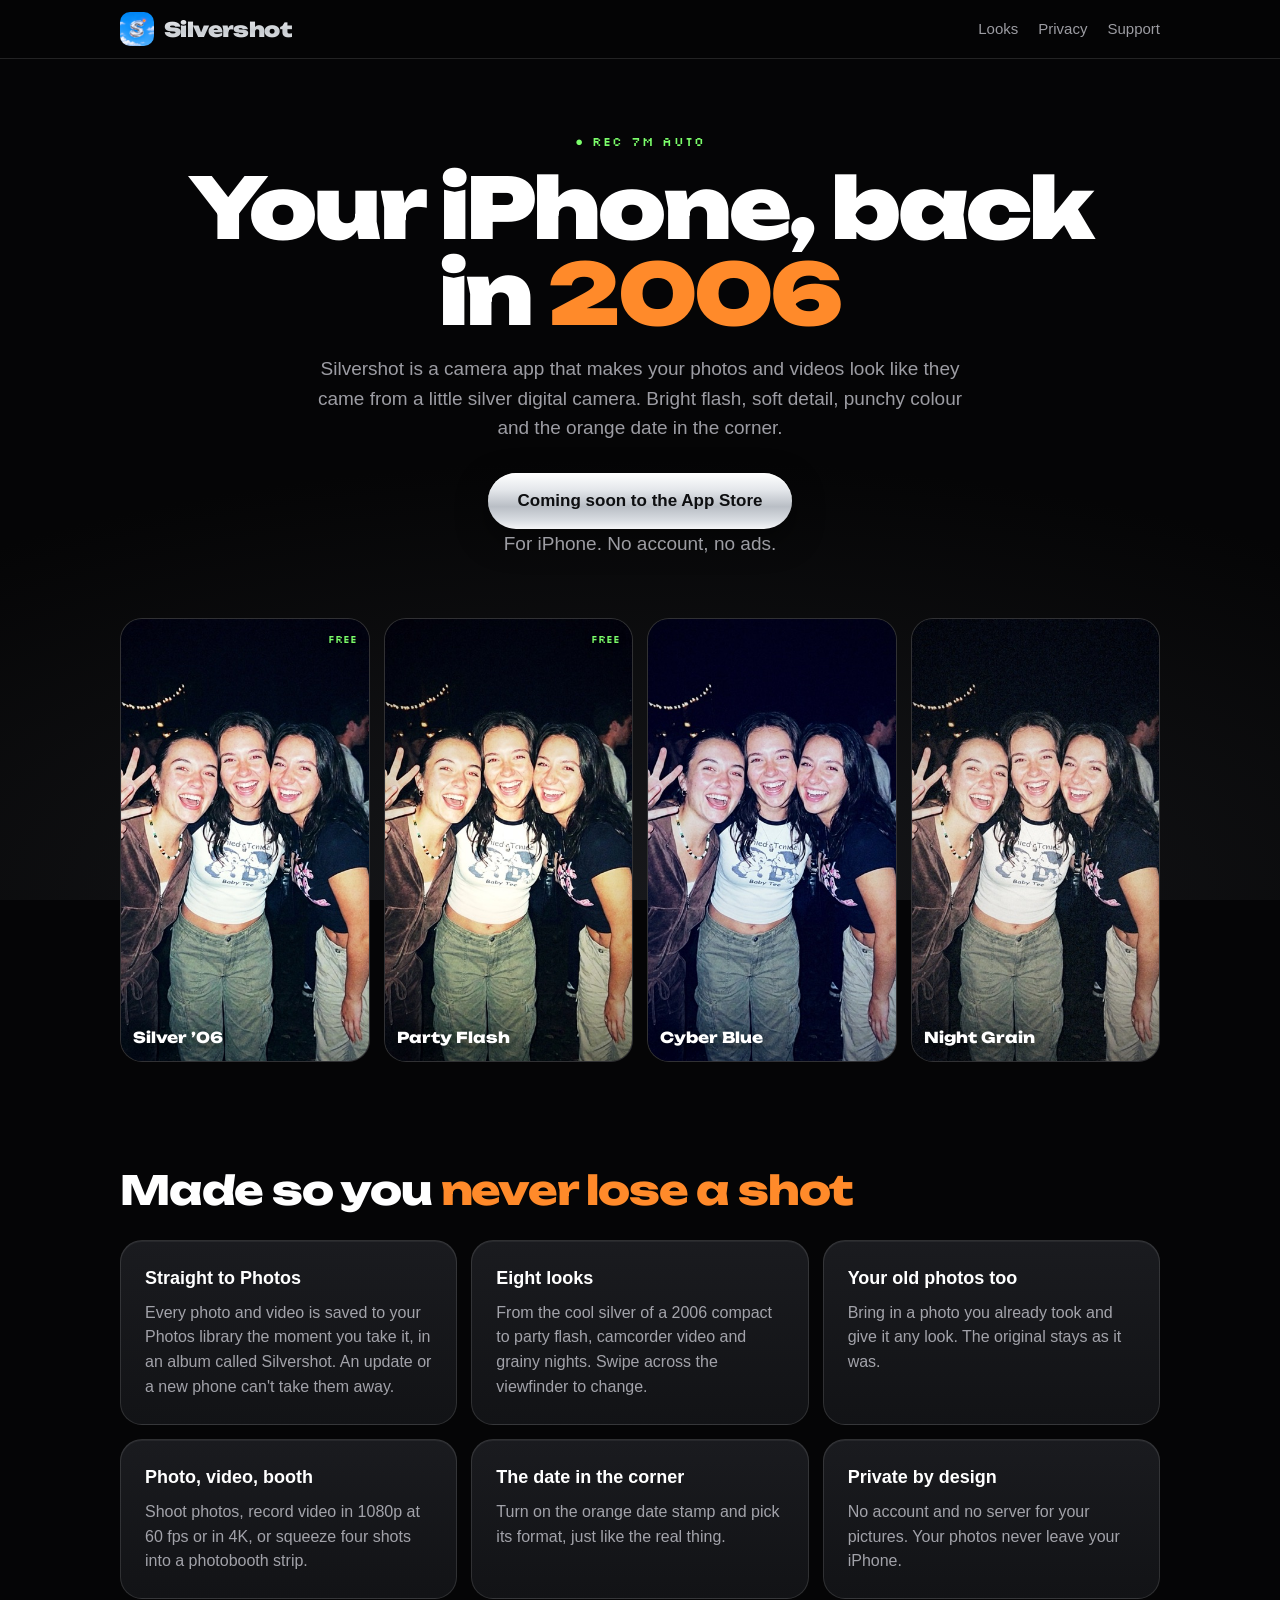
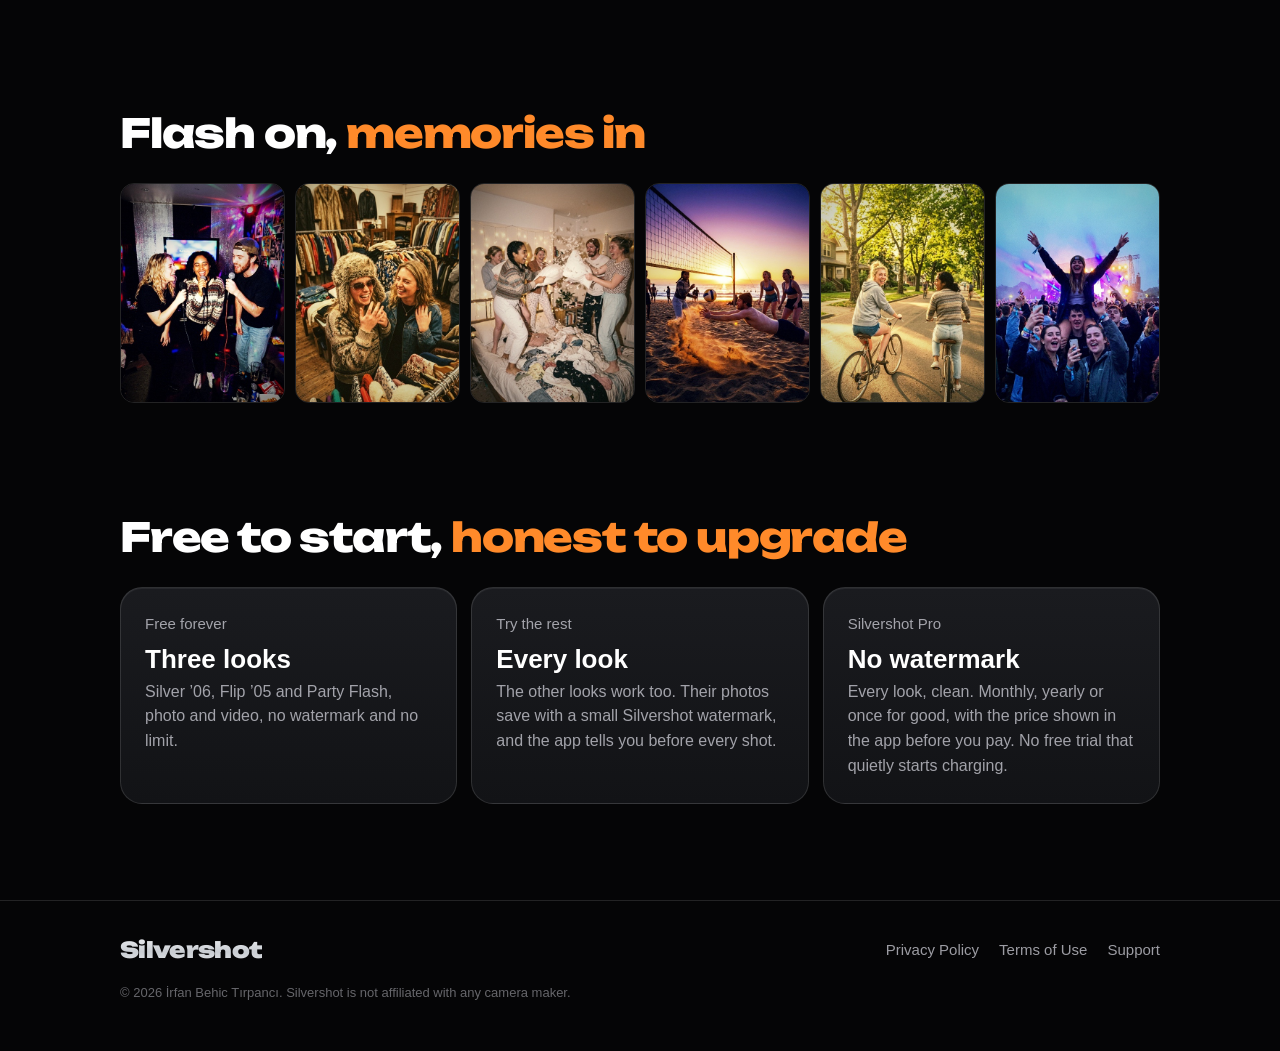
<file: index.html>
<!doctype html>
<html lang="en">
<head>
<meta charset="utf-8">
<meta name="viewport" content="width=device-width, initial-scale=1">
<title>Silvershot: digital camera with Y2K looks</title>
<meta name="description" content="A camera app for iPhone that makes your photos and videos look like a 2006 digital camera. Every shot goes straight to Photos.">
<meta name="theme-color" content="#050506">
<link rel="canonical" href="https://irfanbehic.github.io/silvershot/">
<link rel="icon" href="assets/icon-180.png" type="image/png">
<link rel="apple-touch-icon" href="assets/icon-180.png">
<meta property="og:title" content="Silvershot: digital camera with Y2K looks">
<meta property="og:description" content="A camera app for iPhone that makes your photos and videos look like a 2006 digital camera. Every shot goes straight to Photos.">
<meta property="og:image" content="https://irfanbehic.github.io/silvershot/assets/look-partyflash.jpg">
<link rel="preconnect" href="https://fonts.googleapis.com">
<link rel="preconnect" href="https://fonts.gstatic.com" crossorigin>
<link href="https://fonts.googleapis.com/css2?family=Silkscreen&family=Unbounded:wght@800;900&display=swap" rel="stylesheet">
<link rel="stylesheet" href="assets/style.css">
</head>
<body>
<header class="nav">
  <div class="nav__bar">
    <a class="brand" href="./"><img src="assets/icon-180.png" width="34" height="34" alt=""><span class="wordmark">Silvershot</span></a>
    <nav class="nav__links" aria-label="Main">
      <a class="hide-sm" href="#looks">Looks</a>
      <a href="privacy/">Privacy</a>
      <a href="support/">Support</a>
    </nav>
  </div>
</header>
<main>
  <div class="wrap hero">
    <div class="osd">● REC 7M AUTO</div>
    <h1>Your iPhone, back in <em>2006</em></h1>
    <p>Silvershot is a camera app that makes your photos and videos look like they came from a little silver digital camera. Bright flash, soft detail, punchy colour and the orange date in the corner.</p>
    <span class="button button--soon" aria-disabled="true">Coming soon to the App Store</span>
    <p class="note">For iPhone. No account, no ads.</p>
    <div class="looks" id="looks">
      <figure class="look" style="margin:0"><img src="assets/look-silver06.jpg" alt="A photo taken with the Silver ’06 look" loading="lazy"><small>FREE</small><span>Silver ’06</span></figure>
      <figure class="look" style="margin:0"><img src="assets/look-partyflash.jpg" alt="Three friends at night lit by the Party Flash look" loading="lazy"><small>FREE</small><span>Party Flash</span></figure>
      <figure class="look" style="margin:0"><img src="assets/look-cyberblue.jpg" alt="A photo taken with the Cyber Blue look" loading="lazy"><span>Cyber Blue</span></figure>
      <figure class="look" style="margin:0"><img src="assets/look-nightgrain.jpg" alt="A night photo taken with the Night Grain look" loading="lazy"><span>Night Grain</span></figure>
    </div>
  </div>

  <section>
    <div class="wrap">
      <h2 class="section-title">Made so you <em>never lose a shot</em></h2>
      <div class="features">
        <div class="card"><h3>Straight to Photos</h3><p>Every photo and video is saved to your Photos library the moment you take it, in an album called Silvershot. An update or a new phone can't take them away.</p></div>
        <div class="card"><h3>Eight looks</h3><p>From the cool silver of a 2006 compact to party flash, camcorder video and grainy nights. Swipe across the viewfinder to change.</p></div>
        <div class="card"><h3>Your old photos too</h3><p>Bring in a photo you already took and give it any look. The original stays as it was.</p></div>
        <div class="card"><h3>Photo, video, booth</h3><p>Shoot photos, record video in 1080p at 60 fps or in 4K, or squeeze four shots into a photobooth strip.</p></div>
        <div class="card"><h3>The date in the corner</h3><p>Turn on the orange date stamp and pick its format, just like the real thing.</p></div>
        <div class="card"><h3>Private by design</h3><p>No account and no server for your pictures. Your photos never leave your iPhone.</p></div>
      </div>
    </div>
  </section>

  <section>
    <div class="wrap">
      <h2 class="section-title">Flash on, <em>memories in</em></h2>
      <div class="grid">
        <img src="assets/shot-01.jpg" alt="" loading="lazy"><img src="assets/shot-03.jpg" alt="" loading="lazy"><img src="assets/shot-05.jpg" alt="" loading="lazy">
        <img src="assets/shot-07.jpg" alt="" loading="lazy"><img src="assets/shot-09.jpg" alt="" loading="lazy"><img src="assets/shot-11.jpg" alt="" loading="lazy">
      </div>
    </div>
  </section>

  <section>
    <div class="wrap">
      <h2 class="section-title">Free to start, <em>honest to upgrade</em></h2>
      <div class="plans">
        <div class="card"><strong>Free forever</strong><b>Three looks</b><p>Silver ’06, Flip ’05 and Party Flash, photo and video, no watermark and no limit.</p></div>
        <div class="card"><strong>Try the rest</strong><b>Every look</b><p>The other looks work too. Their photos save with a small Silvershot watermark, and the app tells you before every shot.</p></div>
        <div class="card"><strong>Silvershot Pro</strong><b>No watermark</b><p>Every look, clean. Monthly, yearly or once for good, with the price shown in the app before you pay. No free trial that quietly starts charging.</p></div>
      </div>
    </div>
  </section>
</main>
<footer>
  <div class="wrap">
    <div class="footer__bar">
      <a class="wordmark" style="font-size:22px" href="./">Silvershot</a>
      <nav class="footer__links" aria-label="Legal">
        <a href="privacy/">Privacy Policy</a>
        <a href="terms/">Terms of Use</a>
        <a href="support/">Support</a>
      </nav>
    </div>
    <div class="footer__note">© 2026 İrfan Behic Tırpancı. Silvershot is not affiliated with any camera maker.</div>
  </div>
</footer>
</body>
</html>
</file>
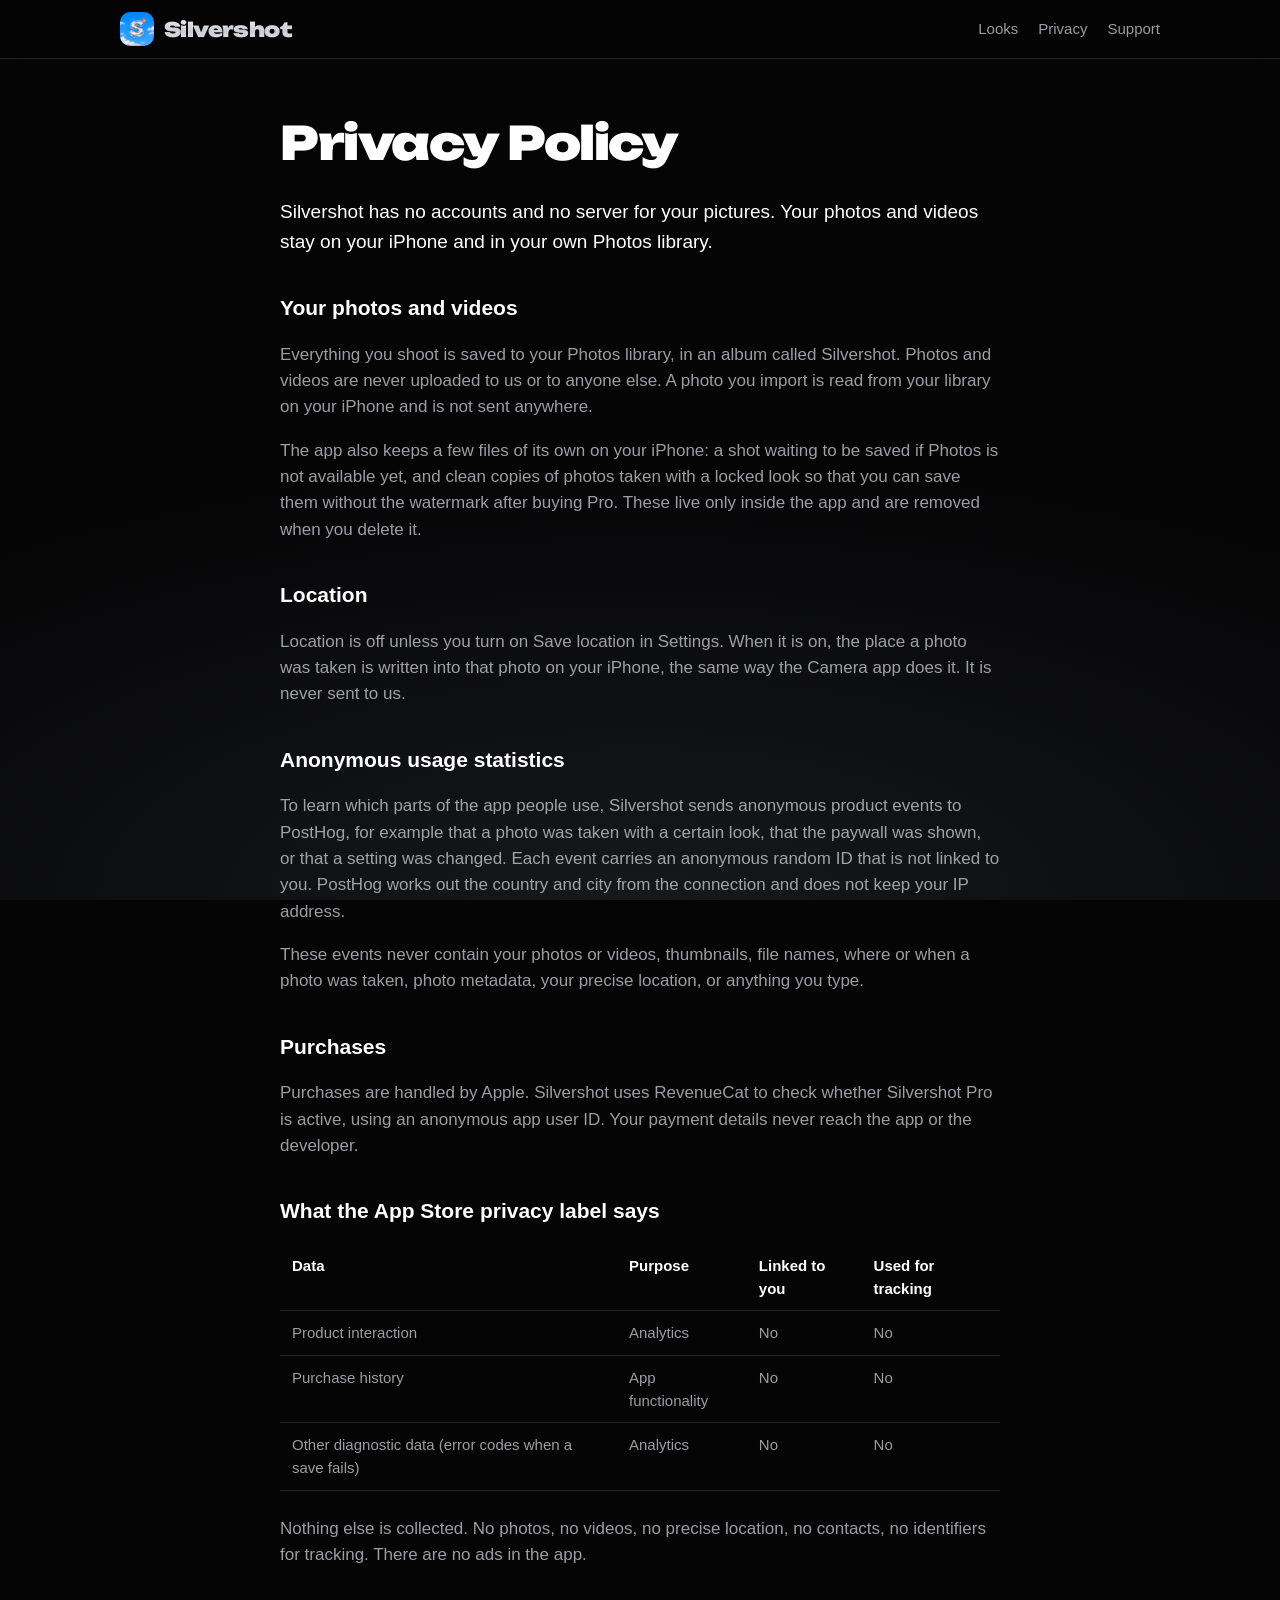
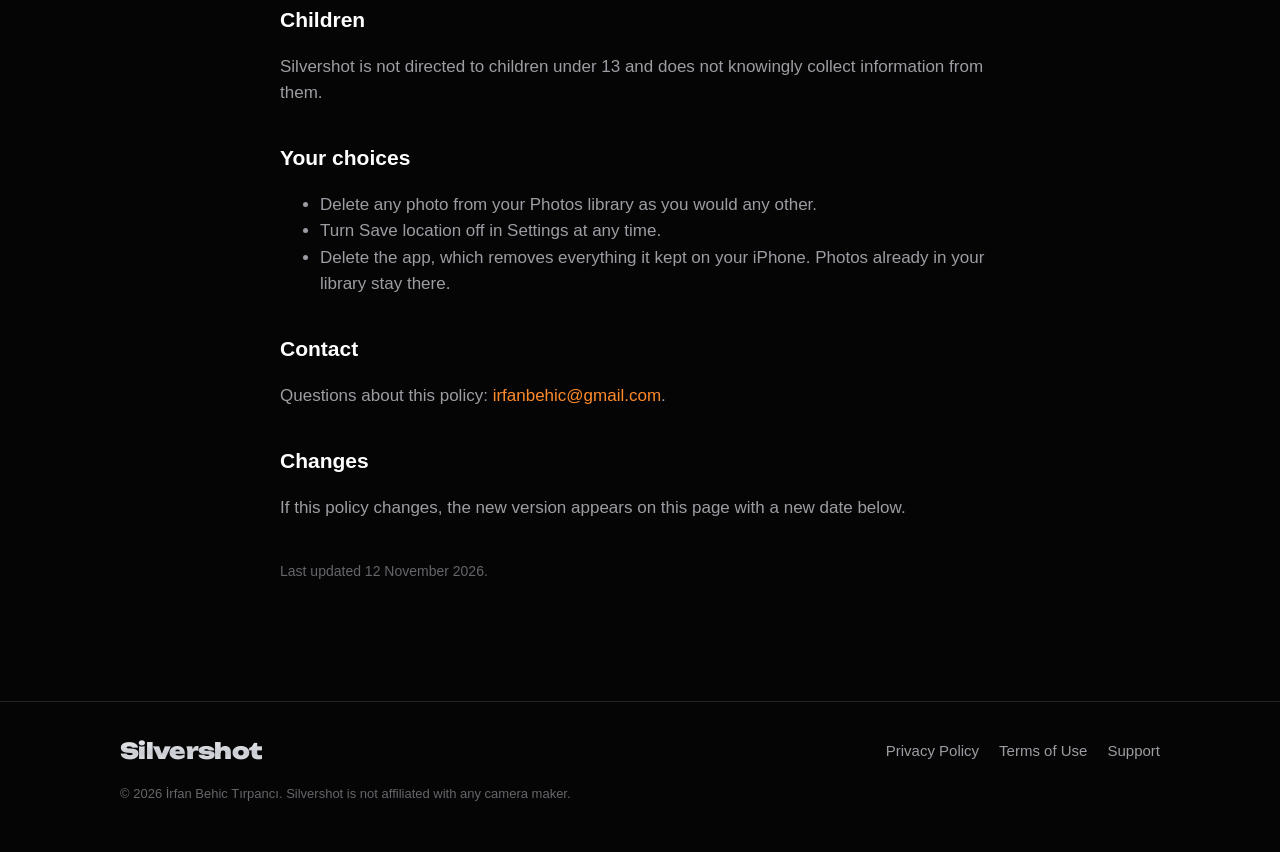
<file: privacy/index.html>
<!doctype html>
<html lang="en">
<head>
<meta charset="utf-8">
<meta name="viewport" content="width=device-width, initial-scale=1">
<title>Privacy Policy | Silvershot</title>
<meta name="description" content="How Silvershot handles your photos and data: your pictures never leave your iPhone.">
<meta name="theme-color" content="#050506">
<link rel="canonical" href="https://irfanbehic.github.io/silvershot/privacy/">
<link rel="icon" href="../assets/icon-180.png" type="image/png">
<link rel="apple-touch-icon" href="../assets/icon-180.png">
<meta property="og:title" content="Privacy Policy | Silvershot">
<meta property="og:description" content="How Silvershot handles your photos and data: your pictures never leave your iPhone.">
<meta property="og:image" content="https://irfanbehic.github.io/silvershot/assets/look-partyflash.jpg">
<link rel="preconnect" href="https://fonts.googleapis.com">
<link rel="preconnect" href="https://fonts.gstatic.com" crossorigin>
<link href="https://fonts.googleapis.com/css2?family=Silkscreen&family=Unbounded:wght@800;900&display=swap" rel="stylesheet">
<link rel="stylesheet" href="../assets/style.css">
</head>
<body>
<header class="nav">
  <div class="nav__bar">
    <a class="brand" href="../"><img src="../assets/icon-180.png" width="34" height="34" alt=""><span class="wordmark">Silvershot</span></a>
    <nav class="nav__links" aria-label="Main">
      <a class="hide-sm" href="../#looks">Looks</a>
      <a href="../privacy/">Privacy</a>
      <a href="../support/">Support</a>
    </nav>
  </div>
</header>
<main class="doc">
  <h1>Privacy Policy</h1>
  <p class="lead">Silvershot has no accounts and no server for your pictures. Your photos and videos stay on your iPhone and in your own Photos library.</p>

  <h2>Your photos and videos</h2>
  <p>Everything you shoot is saved to your Photos library, in an album called Silvershot. Photos and videos are never uploaded to us or to anyone else. A photo you import is read from your library on your iPhone and is not sent anywhere.</p>
  <p>The app also keeps a few files of its own on your iPhone: a shot waiting to be saved if Photos is not available yet, and clean copies of photos taken with a locked look so that you can save them without the watermark after buying Pro. These live only inside the app and are removed when you delete it.</p>

  <h2>Location</h2>
  <p>Location is off unless you turn on Save location in Settings. When it is on, the place a photo was taken is written into that photo on your iPhone, the same way the Camera app does it. It is never sent to us.</p>

  <h2>Anonymous usage statistics</h2>
  <p>To learn which parts of the app people use, Silvershot sends anonymous product events to PostHog, for example that a photo was taken with a certain look, that the paywall was shown, or that a setting was changed. Each event carries an anonymous random ID that is not linked to you. PostHog works out the country and city from the connection and does not keep your IP address.</p>
  <p>These events never contain your photos or videos, thumbnails, file names, where or when a photo was taken, photo metadata, your precise location, or anything you type.</p>

  <h2>Purchases</h2>
  <p>Purchases are handled by Apple. Silvershot uses RevenueCat to check whether Silvershot Pro is active, using an anonymous app user ID. Your payment details never reach the app or the developer.</p>

  <h2>What the App Store privacy label says</h2>
  <div class="table-wrap"><table>
    <tr><th>Data</th><th>Purpose</th><th>Linked to you</th><th>Used for tracking</th></tr>
    <tr><td>Product interaction</td><td>Analytics</td><td>No</td><td>No</td></tr>
    <tr><td>Purchase history</td><td>App functionality</td><td>No</td><td>No</td></tr>
    <tr><td>Other diagnostic data (error codes when a save fails)</td><td>Analytics</td><td>No</td><td>No</td></tr>
  </table></div>
  <p>Nothing else is collected. No photos, no videos, no precise location, no contacts, no identifiers for tracking. There are no ads in the app.</p>

  <h2>Children</h2>
  <p>Silvershot is not directed to children under 13 and does not knowingly collect information from them.</p>

  <h2>Your choices</h2>
  <ul>
    <li>Delete any photo from your Photos library as you would any other.</li>
    <li>Turn Save location off in Settings at any time.</li>
    <li>Delete the app, which removes everything it kept on your iPhone. Photos already in your library stay there.</li>
  </ul>

  <h2>Contact</h2>
  <p>Questions about this policy: <a href="mailto:irfanbehic@gmail.com">irfanbehic@gmail.com</a>.</p>

  <h2>Changes</h2>
  <p>If this policy changes, the new version appears on this page with a new date below.</p>
  <p class="updated">Last updated 12 November 2026.</p>
</main>
<footer>
  <div class="wrap">
    <div class="footer__bar">
      <a class="wordmark" style="font-size:22px" href="../">Silvershot</a>
      <nav class="footer__links" aria-label="Legal">
        <a href="../privacy/">Privacy Policy</a>
        <a href="../terms/">Terms of Use</a>
        <a href="../support/">Support</a>
      </nav>
    </div>
    <div class="footer__note">© 2026 İrfan Behic Tırpancı. Silvershot is not affiliated with any camera maker.</div>
  </div>
</footer>
</body>
</html>
</file>
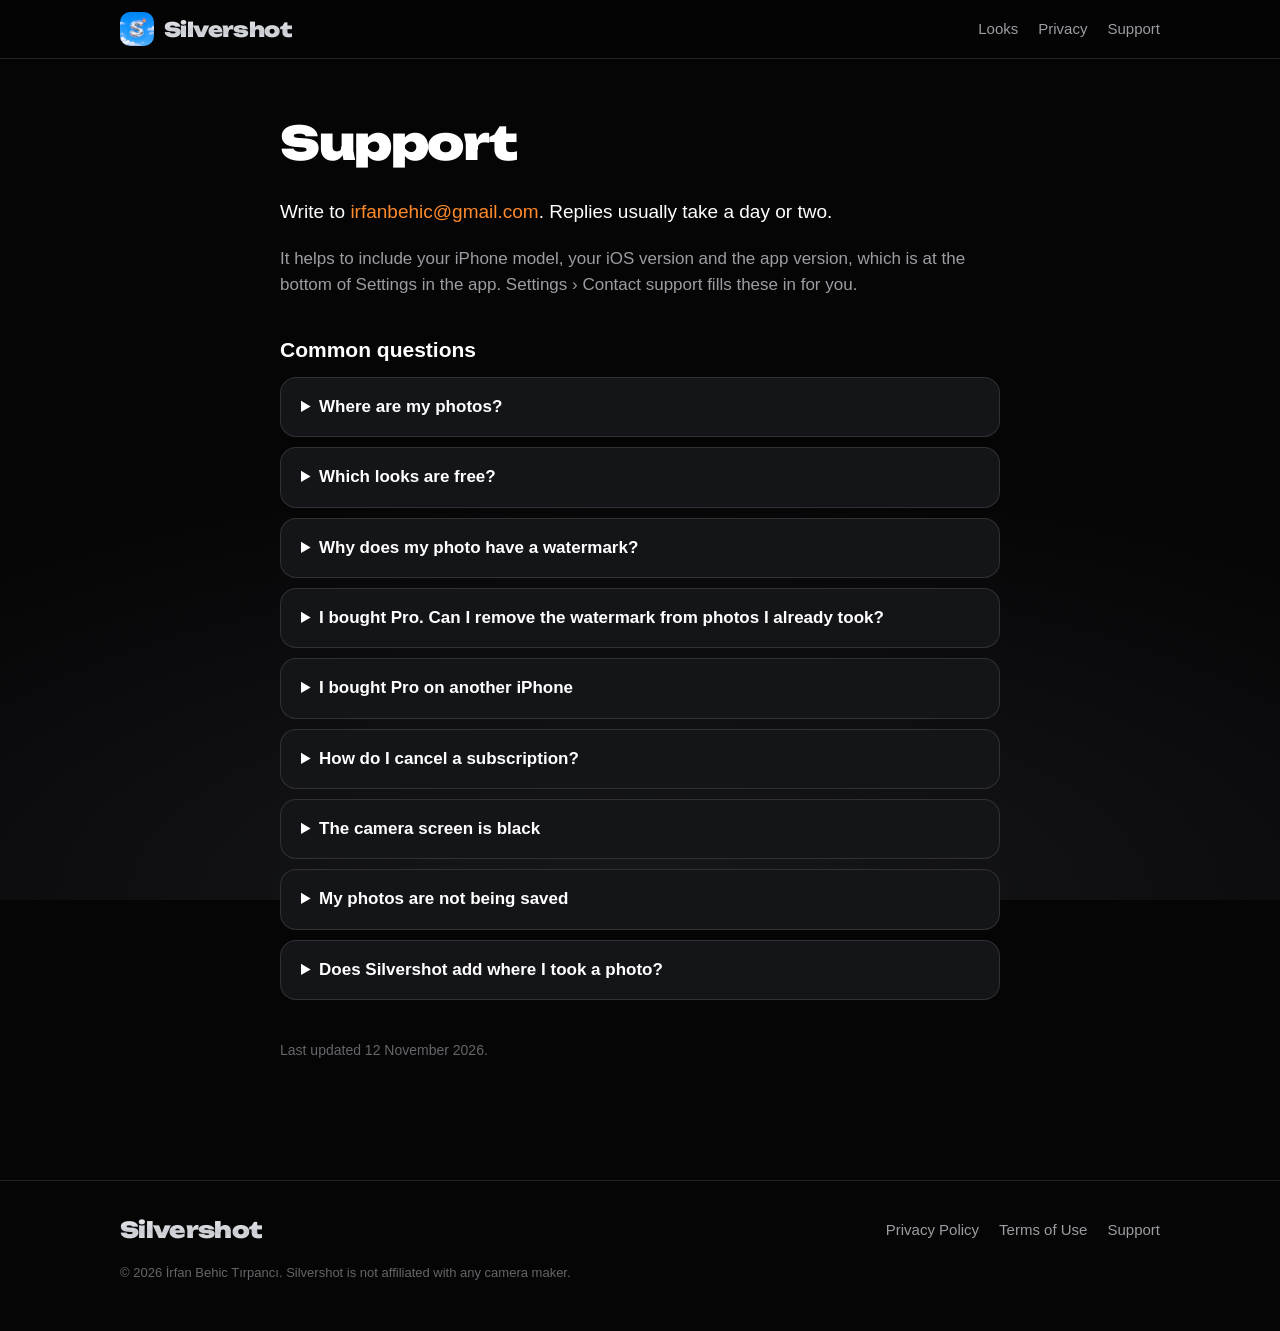
<file: support/index.html>
<!doctype html>
<html lang="en">
<head>
<meta charset="utf-8">
<meta name="viewport" content="width=device-width, initial-scale=1">
<title>Support | Silvershot</title>
<meta name="description" content="Help with Silvershot: where your photos are, watermarks, Pro and restoring purchases.">
<meta name="theme-color" content="#050506">
<link rel="canonical" href="https://irfanbehic.github.io/silvershot/support/">
<link rel="icon" href="../assets/icon-180.png" type="image/png">
<link rel="apple-touch-icon" href="../assets/icon-180.png">
<meta property="og:title" content="Support | Silvershot">
<meta property="og:description" content="Help with Silvershot: where your photos are, watermarks, Pro and restoring purchases.">
<meta property="og:image" content="https://irfanbehic.github.io/silvershot/assets/look-partyflash.jpg">
<link rel="preconnect" href="https://fonts.googleapis.com">
<link rel="preconnect" href="https://fonts.gstatic.com" crossorigin>
<link href="https://fonts.googleapis.com/css2?family=Silkscreen&family=Unbounded:wght@800;900&display=swap" rel="stylesheet">
<link rel="stylesheet" href="../assets/style.css">
</head>
<body>
<header class="nav">
  <div class="nav__bar">
    <a class="brand" href="../"><img src="../assets/icon-180.png" width="34" height="34" alt=""><span class="wordmark">Silvershot</span></a>
    <nav class="nav__links" aria-label="Main">
      <a class="hide-sm" href="../#looks">Looks</a>
      <a href="../privacy/">Privacy</a>
      <a href="../support/">Support</a>
    </nav>
  </div>
</header>
<main class="doc">
  <h1>Support</h1>
  <p class="lead">Write to <a href="mailto:irfanbehic@gmail.com">irfanbehic@gmail.com</a>. Replies usually take a day or two.</p>
  <p>It helps to include your iPhone model, your iOS version and the app version, which is at the bottom of Settings in the app. Settings › Contact support fills these in for you.</p>

  <h2>Common questions</h2>
  <details><summary>Where are my photos?</summary><p>In your Photos library, in an album called Silvershot. Every photo is saved there the moment you take it, so deleting or updating the app never removes them.</p></details>
  <details><summary>Which looks are free?</summary><p>Silver ’06, Flip ’05 and Party Flash, with photo and video, no watermark and no limit.</p></details>
  <details><summary>Why does my photo have a watermark?</summary><p>It was taken with a Pro look. You can use every look for free; photos from the Pro looks save with a small Silvershot watermark. The app shows this over the viewfinder before every shot. The viewfinder itself never shows the watermark.</p></details>
  <details><summary>I bought Pro. Can I remove the watermark from photos I already took?</summary><p>Yes. Right after buying, the app offers to save clean copies of your watermarked photos. The watermarked ones stay in your library; the clean copies are added next to them.</p></details>
  <details><summary>I bought Pro on another iPhone</summary><p>Tap Restore purchase on the paywall or in Settings, signed in with the same Apple Account.</p></details>
  <details><summary>How do I cancel a subscription?</summary><p>In Silvershot's Settings, tap Manage subscription, which opens Apple's own screen. You can also cancel in the Settings app on your iPhone, under your name, then Subscriptions. The one-time purchase has nothing to cancel.</p></details>
  <details><summary>The camera screen is black</summary><p>Check that Silvershot is allowed to use the camera in the Settings app, under Apps, then Silvershot. If another app is using the camera, close it and come back. You can still import photos without the camera.</p></details>
  <details><summary>My photos are not being saved</summary><p>Silvershot needs access to Photos to save. If it was turned off, your shots wait safely inside the app and are saved as soon as you allow Photos again in the Settings app.</p></details>
  <details><summary>Does Silvershot add where I took a photo?</summary><p>Only if you turn on Save location in Settings. It is off unless you turn it on.</p></details>

  <p class="updated">Last updated 12 November 2026.</p>
</main>
<footer>
  <div class="wrap">
    <div class="footer__bar">
      <a class="wordmark" style="font-size:22px" href="../">Silvershot</a>
      <nav class="footer__links" aria-label="Legal">
        <a href="../privacy/">Privacy Policy</a>
        <a href="../terms/">Terms of Use</a>
        <a href="../support/">Support</a>
      </nav>
    </div>
    <div class="footer__note">© 2026 İrfan Behic Tırpancı. Silvershot is not affiliated with any camera maker.</div>
  </div>
</footer>
</body>
</html>
</file>
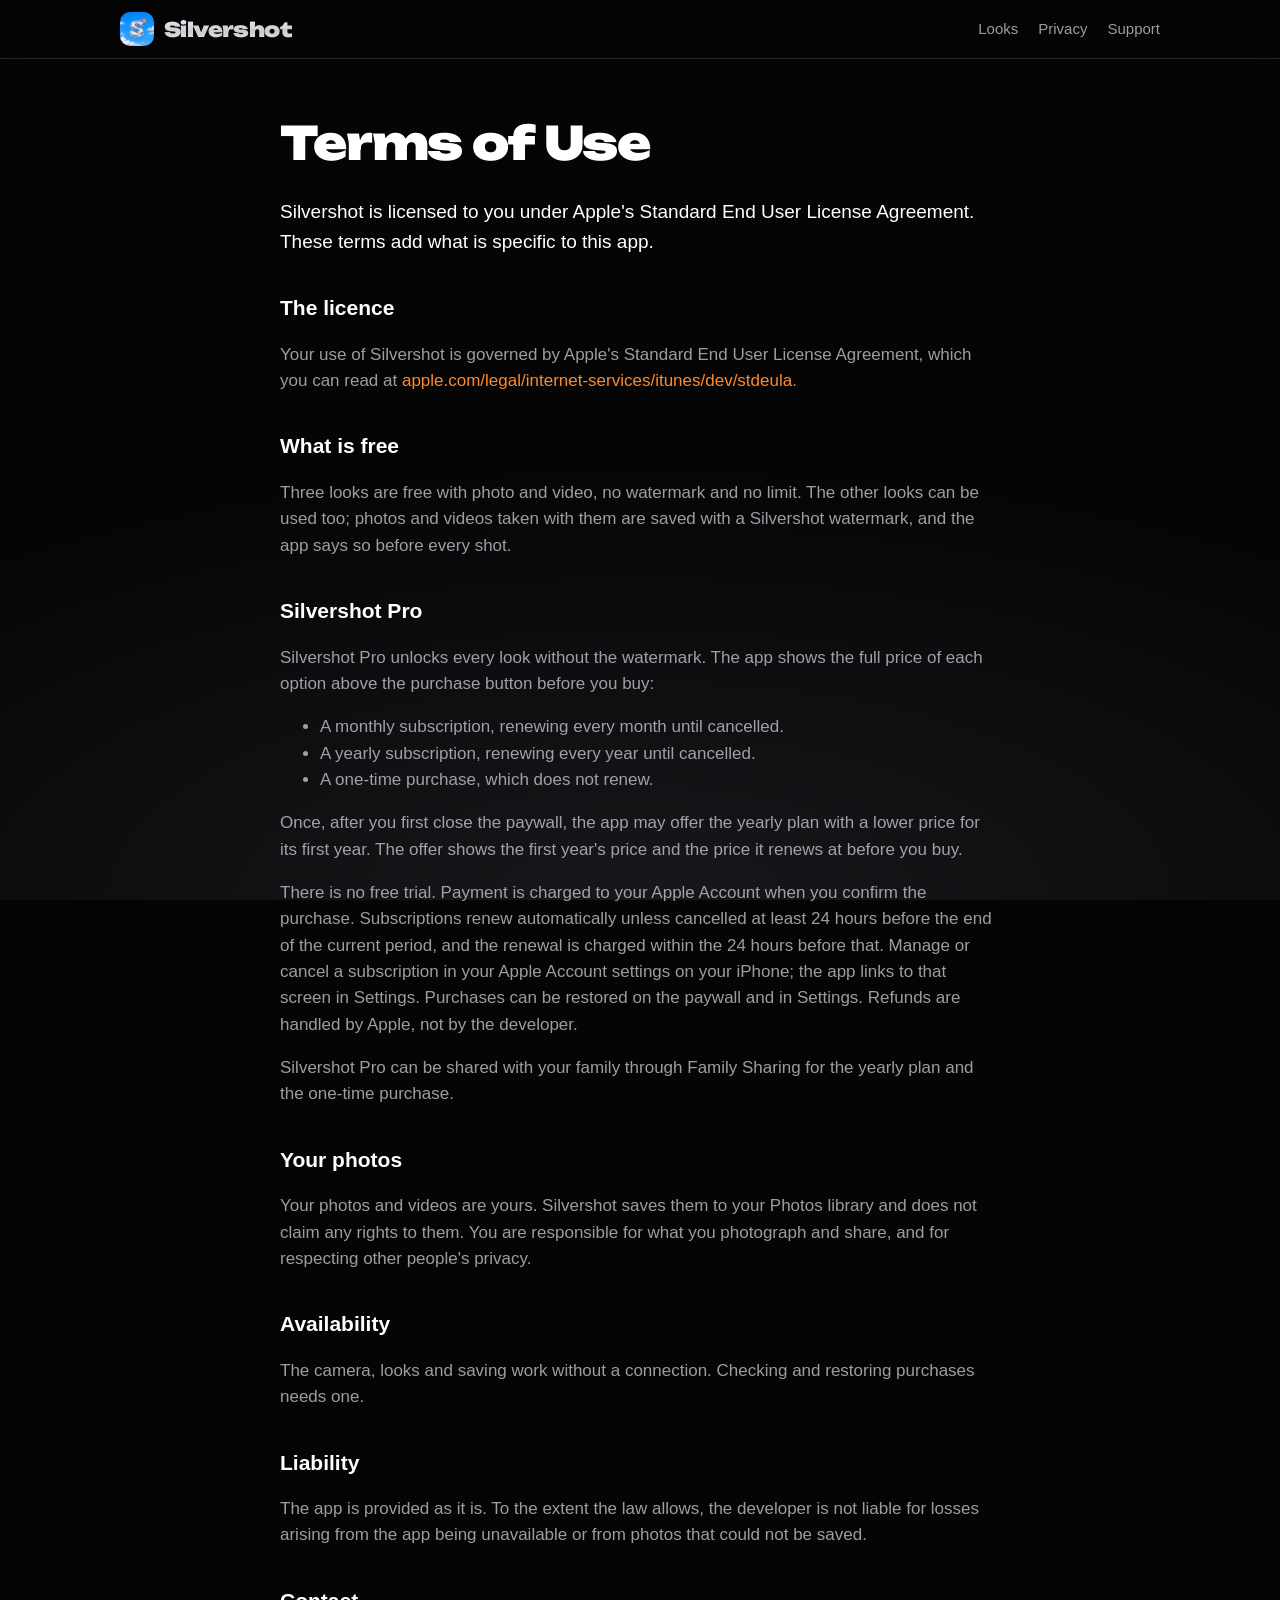
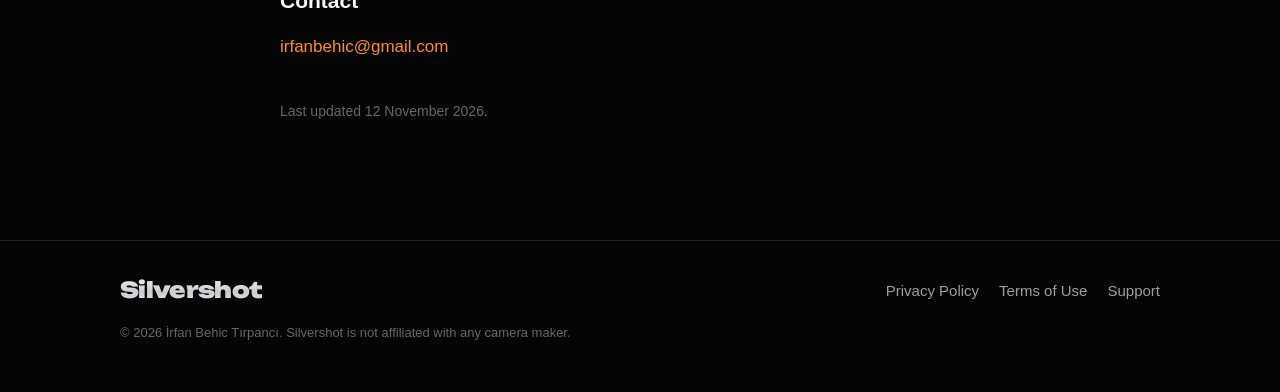
<file: terms/index.html>
<!doctype html>
<html lang="en">
<head>
<meta charset="utf-8">
<meta name="viewport" content="width=device-width, initial-scale=1">
<title>Terms of Use | Silvershot</title>
<meta name="description" content="Terms of use for Silvershot and Silvershot Pro.">
<meta name="theme-color" content="#050506">
<link rel="canonical" href="https://irfanbehic.github.io/silvershot/terms/">
<link rel="icon" href="../assets/icon-180.png" type="image/png">
<link rel="apple-touch-icon" href="../assets/icon-180.png">
<meta property="og:title" content="Terms of Use | Silvershot">
<meta property="og:description" content="Terms of use for Silvershot and Silvershot Pro.">
<meta property="og:image" content="https://irfanbehic.github.io/silvershot/assets/look-partyflash.jpg">
<link rel="preconnect" href="https://fonts.googleapis.com">
<link rel="preconnect" href="https://fonts.gstatic.com" crossorigin>
<link href="https://fonts.googleapis.com/css2?family=Silkscreen&family=Unbounded:wght@800;900&display=swap" rel="stylesheet">
<link rel="stylesheet" href="../assets/style.css">
</head>
<body>
<header class="nav">
  <div class="nav__bar">
    <a class="brand" href="../"><img src="../assets/icon-180.png" width="34" height="34" alt=""><span class="wordmark">Silvershot</span></a>
    <nav class="nav__links" aria-label="Main">
      <a class="hide-sm" href="../#looks">Looks</a>
      <a href="../privacy/">Privacy</a>
      <a href="../support/">Support</a>
    </nav>
  </div>
</header>
<main class="doc">
  <h1>Terms of Use</h1>
  <p class="lead">Silvershot is licensed to you under Apple's Standard End User License Agreement. These terms add what is specific to this app.</p>

  <h2>The licence</h2>
  <p>Your use of Silvershot is governed by Apple's Standard End User License Agreement, which you can read at <a href="https://www.apple.com/legal/internet-services/itunes/dev/stdeula/">apple.com/legal/internet-services/itunes/dev/stdeula</a>.</p>

  <h2>What is free</h2>
  <p>Three looks are free with photo and video, no watermark and no limit. The other looks can be used too; photos and videos taken with them are saved with a Silvershot watermark, and the app says so before every shot.</p>

  <h2>Silvershot Pro</h2>
  <p>Silvershot Pro unlocks every look without the watermark. The app shows the full price of each option above the purchase button before you buy:</p>
  <ul>
    <li>A monthly subscription, renewing every month until cancelled.</li>
    <li>A yearly subscription, renewing every year until cancelled.</li>
    <li>A one-time purchase, which does not renew.</li>
  </ul>
  <p>Once, after you first close the paywall, the app may offer the yearly plan with a lower price for its first year. The offer shows the first year's price and the price it renews at before you buy.</p>
  <p>There is no free trial. Payment is charged to your Apple Account when you confirm the purchase. Subscriptions renew automatically unless cancelled at least 24 hours before the end of the current period, and the renewal is charged within the 24 hours before that. Manage or cancel a subscription in your Apple Account settings on your iPhone; the app links to that screen in Settings. Purchases can be restored on the paywall and in Settings. Refunds are handled by Apple, not by the developer.</p>
  <p>Silvershot Pro can be shared with your family through Family Sharing for the yearly plan and the one-time purchase.</p>

  <h2>Your photos</h2>
  <p>Your photos and videos are yours. Silvershot saves them to your Photos library and does not claim any rights to them. You are responsible for what you photograph and share, and for respecting other people's privacy.</p>

  <h2>Availability</h2>
  <p>The camera, looks and saving work without a connection. Checking and restoring purchases needs one.</p>

  <h2>Liability</h2>
  <p>The app is provided as it is. To the extent the law allows, the developer is not liable for losses arising from the app being unavailable or from photos that could not be saved.</p>

  <h2>Contact</h2>
  <p><a href="mailto:irfanbehic@gmail.com">irfanbehic@gmail.com</a></p>
  <p class="updated">Last updated 12 November 2026.</p>
</main>
<footer>
  <div class="wrap">
    <div class="footer__bar">
      <a class="wordmark" style="font-size:22px" href="../">Silvershot</a>
      <nav class="footer__links" aria-label="Legal">
        <a href="../privacy/">Privacy Policy</a>
        <a href="../terms/">Terms of Use</a>
        <a href="../support/">Support</a>
      </nav>
    </div>
    <div class="footer__note">© 2026 İrfan Behic Tırpancı. Silvershot is not affiliated with any camera maker.</div>
  </div>
</footer>
</body>
</html>
</file>
<file: assets/style.css>
/* Silvershot website. Chrome LCD, always dark (02-design-system.md › Part 2). */
:root {
  --ground: #050506;
  --ground-lift: #17181b;
  --panel: #141518;
  --border: rgba(255, 255, 255, 0.12);
  --label: #ffffff;
  --label2: rgba(235, 235, 245, 0.66);
  --label3: rgba(235, 235, 245, 0.42);
  --led: #ff8a2a;
  --af: #7cff6b;
  --chrome: linear-gradient(180deg, #f5f6f8 0%, #c9cdd2 55%, #e8eaed 100%);
  --chrome-button: linear-gradient(180deg, #ffffff 0%, #e4e7eb 30%, #b9bec5 60%, #d9dde2 85%, #f4f5f7 100%);
  --radius: 22px;
  --wrap: 1080px;
  color-scheme: dark;
}

* { box-sizing: border-box; }
html { -webkit-text-size-adjust: 100%; }
body {
  margin: 0;
  background: radial-gradient(120% 70% at 50% 100%, var(--ground-lift), var(--ground) 70%) fixed, var(--ground);
  color: var(--label);
  font: 17px/1.55 -apple-system, BlinkMacSystemFont, "SF Pro Text", "Helvetica Neue", Arial, sans-serif;
  -webkit-font-smoothing: antialiased;
}
img { max-width: 100%; display: block; }
a { color: var(--led); text-decoration: none; }
a:hover { text-decoration: underline; }

.wrap { max-width: var(--wrap); margin: 0 auto; padding: 0 20px; }

/* Wordmark */
.wordmark {
  font-family: "Unbounded", system-ui, sans-serif;
  font-weight: 900;
  letter-spacing: -0.03em;
  background: var(--chrome);
  -webkit-background-clip: text;
  background-clip: text;
  color: transparent;
}

/* Nav */
.nav { position: sticky; top: 0; z-index: 10; backdrop-filter: blur(18px) saturate(1.4); -webkit-backdrop-filter: blur(18px) saturate(1.4); background: rgba(5, 5, 6, 0.72); border-bottom: 0.5px solid var(--border); }
.nav__bar { max-width: var(--wrap); margin: 0 auto; padding: 12px 20px; display: flex; align-items: center; gap: 20px; }
.brand { display: flex; align-items: center; gap: 10px; font-size: 20px; color: var(--label); }
.brand:hover { text-decoration: none; }
.brand img { border-radius: 10px; }
.nav__links { display: flex; gap: 20px; margin-left: auto; font-size: 15px; }
.nav__links a { color: var(--label2); }
.nav__links a:hover { color: var(--label); text-decoration: none; }

/* Buttons */
.button {
  display: inline-flex; align-items: center; justify-content: center; gap: 10px;
  min-height: 56px; padding: 0 30px; border-radius: 999px;
  background: var(--chrome-button); color: #0e0f11;
  font-weight: 600; font-size: 17px;
  box-shadow: 0 1px 0 rgba(255, 255, 255, 0.6) inset, 0 10px 30px rgba(0, 0, 0, 0.5);
}
.button:hover { text-decoration: none; filter: brightness(1.04); }
.button svg { width: 18px; height: 18px; fill: currentColor; }
.button--soon { cursor: default; }
.note { color: var(--label3); font-size: 14px; margin-top: 12px; }

/* Hero */
.hero { padding: 72px 20px 40px; text-align: center; }
.osd { font-family: "Silkscreen", ui-monospace, monospace; text-transform: uppercase; color: var(--af); font-size: 13px; letter-spacing: 0.08em; }
.hero h1 { font-family: "Unbounded", system-ui, sans-serif; font-weight: 900; font-size: clamp(40px, 8vw, 84px); line-height: 1.02; letter-spacing: -0.035em; margin: 14px auto 18px; max-width: 12ch; }
.hero h1 em { font-style: normal; color: var(--led); }
.hero p { color: var(--label2); font-size: 19px; max-width: 34em; margin: 0 auto 30px; }

/* Look strip */
.looks { display: grid; grid-template-columns: repeat(4, 1fr); gap: 14px; padding: 30px 0 10px; }
.look { position: relative; border-radius: var(--radius); overflow: hidden; border: 0.5px solid var(--border); background: var(--panel); aspect-ratio: 9 / 16; }
.look img { width: 100%; height: 100%; object-fit: cover; }
.look span { position: absolute; left: 12px; bottom: 12px; font-family: "Unbounded", system-ui, sans-serif; font-weight: 800; font-size: 15px; text-shadow: 0 2px 12px rgba(0, 0, 0, 0.7); }
.look small { position: absolute; right: 12px; top: 12px; font-family: "Silkscreen", monospace; font-size: 11px; color: var(--af); text-shadow: 0 1px 6px rgba(0, 0, 0, 0.8); }

/* Sections */
section { padding: 56px 0; }
.section-title { font-family: "Unbounded", system-ui, sans-serif; font-weight: 800; font-size: clamp(26px, 4.4vw, 40px); letter-spacing: -0.03em; line-height: 1.1; margin: 0 0 28px; }
.section-title em { font-style: normal; color: var(--led); }
.features { display: grid; grid-template-columns: repeat(3, 1fr); gap: 14px; }
.card { background: linear-gradient(180deg, #1a1b1f, #121316); border: 0.5px solid var(--border); border-radius: var(--radius); padding: 24px; box-shadow: 0 1px 0 rgba(255, 255, 255, 0.06) inset; }
.card h3 { margin: 0 0 8px; font-size: 18px; }
.card p { margin: 0; color: var(--label2); font-size: 16px; }

.grid { display: grid; grid-template-columns: repeat(6, 1fr); gap: 10px; }
.grid img { border-radius: 14px; aspect-ratio: 3 / 4; object-fit: cover; width: 100%; border: 0.5px solid var(--border); }

.plans { display: grid; grid-template-columns: repeat(3, 1fr); gap: 14px; }
.plans .card strong { display: block; font-size: 15px; color: var(--label2); font-weight: 500; margin-bottom: 4px; }
.plans .card b { font-size: 26px; }

/* Documents */
.doc { max-width: 760px; margin: 0 auto; padding: 48px 20px 64px; }
.doc h1 { font-family: "Unbounded", system-ui, sans-serif; font-weight: 900; font-size: clamp(32px, 6vw, 46px); letter-spacing: -0.03em; margin: 0 0 12px; }
.doc h2 { font-size: 21px; margin: 36px 0 8px; }
.doc p, .doc li { color: var(--label2); }
.doc strong { color: var(--label); }
.lead { font-size: 19px; color: var(--label) !important; }
.table-wrap { overflow-x: auto; }
table { border-collapse: collapse; width: 100%; font-size: 15px; margin: 8px 0; }
th, td { text-align: left; padding: 10px 12px; border-bottom: 0.5px solid var(--border); vertical-align: top; }
th { color: var(--label); font-weight: 600; }
td { color: var(--label2); }
.updated { color: var(--label3) !important; font-size: 14px; margin-top: 40px; }
details { background: var(--panel); border: 0.5px solid var(--border); border-radius: 16px; padding: 16px 20px; margin: 10px 0; }
summary { cursor: pointer; font-weight: 600; color: var(--label); }
details p { margin: 10px 0 0; }

/* Footer */
footer { border-top: 0.5px solid var(--border); padding: 32px 0 48px; margin-top: 40px; }
.footer__bar { display: flex; flex-wrap: wrap; align-items: center; gap: 20px; justify-content: space-between; }
.footer__links { display: flex; flex-wrap: wrap; gap: 20px; font-size: 15px; }
.footer__links a { color: var(--label2); }
.footer__note { color: var(--label3); font-size: 13px; margin-top: 16px; }

@media (max-width: 820px) {
  .looks { grid-template-columns: repeat(2, 1fr); }
  .features, .plans { grid-template-columns: 1fr; }
  .grid { grid-template-columns: repeat(3, 1fr); }
  .nav__links { gap: 14px; font-size: 14px; }
  .hero { padding-top: 48px; padding-left: 16px; padding-right: 16px; }
}
@media (max-width: 420px) {
  .nav__links a.hide-sm { display: none; }
}
@media (prefers-reduced-motion: no-preference) {
  .look img { transition: transform 0.6s ease; }
  .look:hover img { transform: scale(1.03); }
}
</file>
